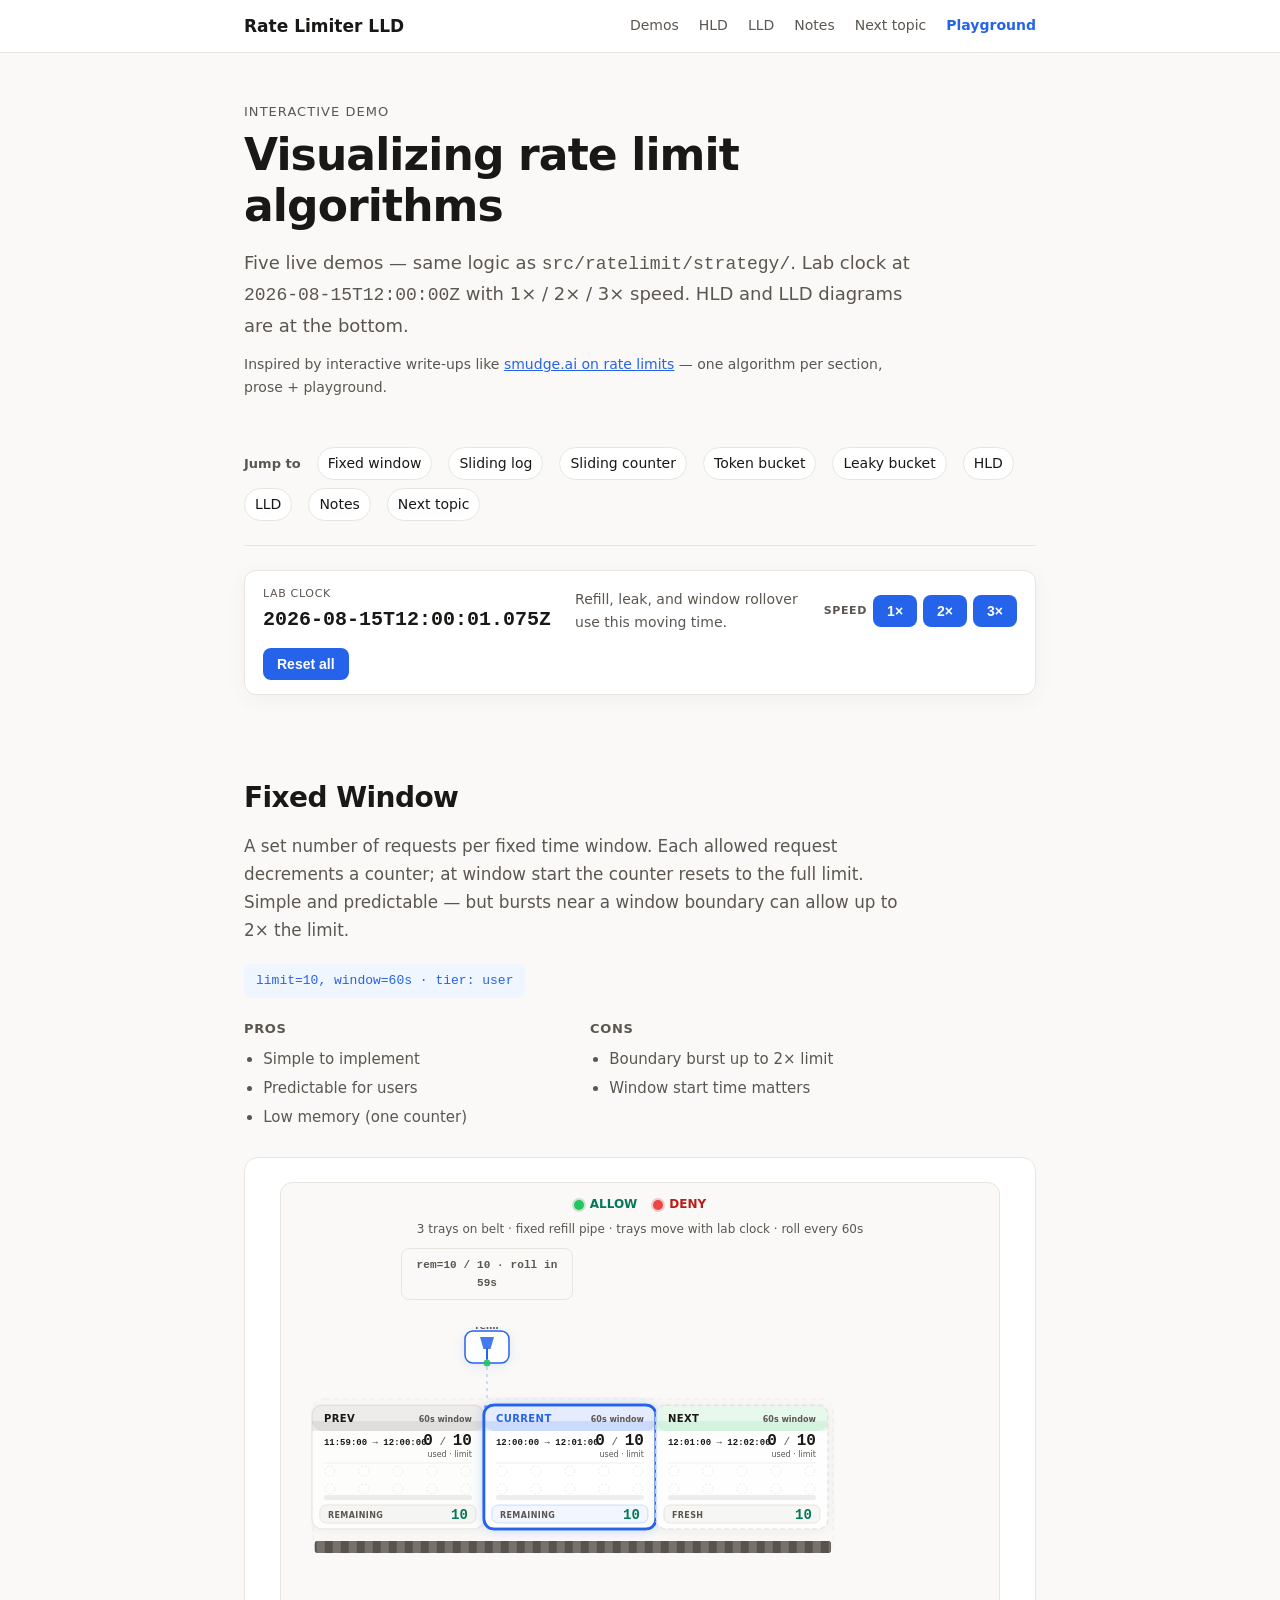
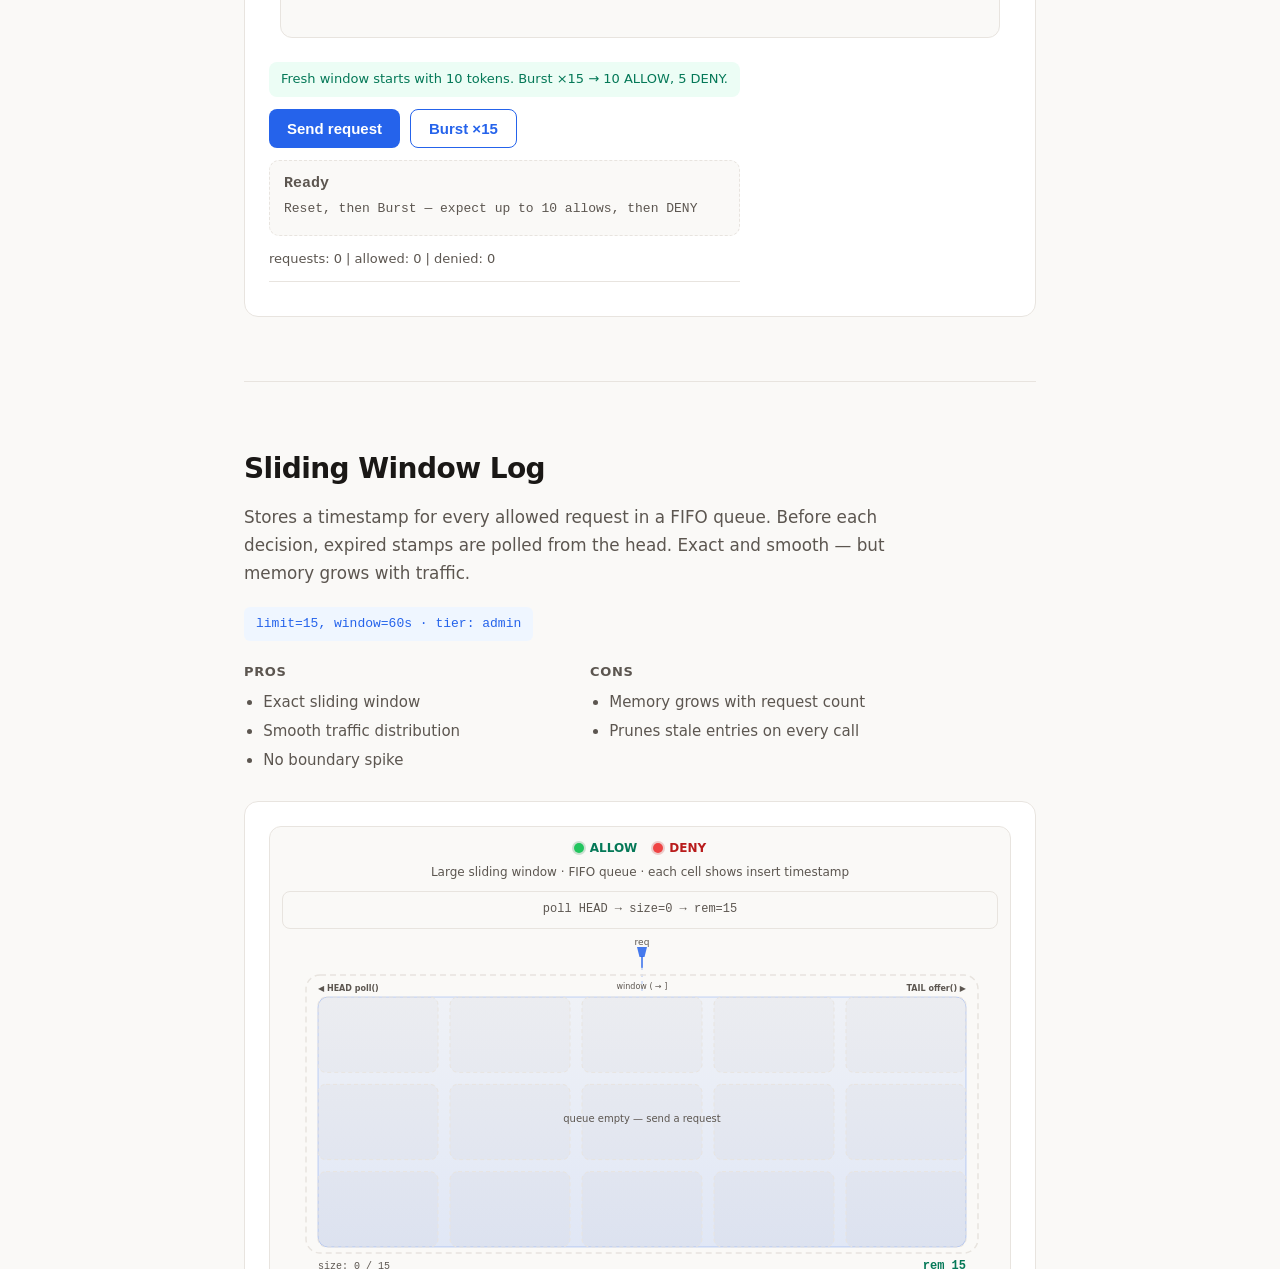
<file: rateLimiter/index.html>
<!DOCTYPE html>
<html lang="en">
<head>
  <meta charset="utf-8" />
  <meta name="viewport" content="width=device-width, initial-scale=1" />
  <meta http-equiv="refresh" content="0; url=web_content/rate-limiter-playground.html" />
  <title>Rate Limiter Playground</title>
</head>
<body>
  <p><a href="./web_content/rate-limiter-playground.html">Rate Limiter Playground</a></p>
</body>
</html>
</file>
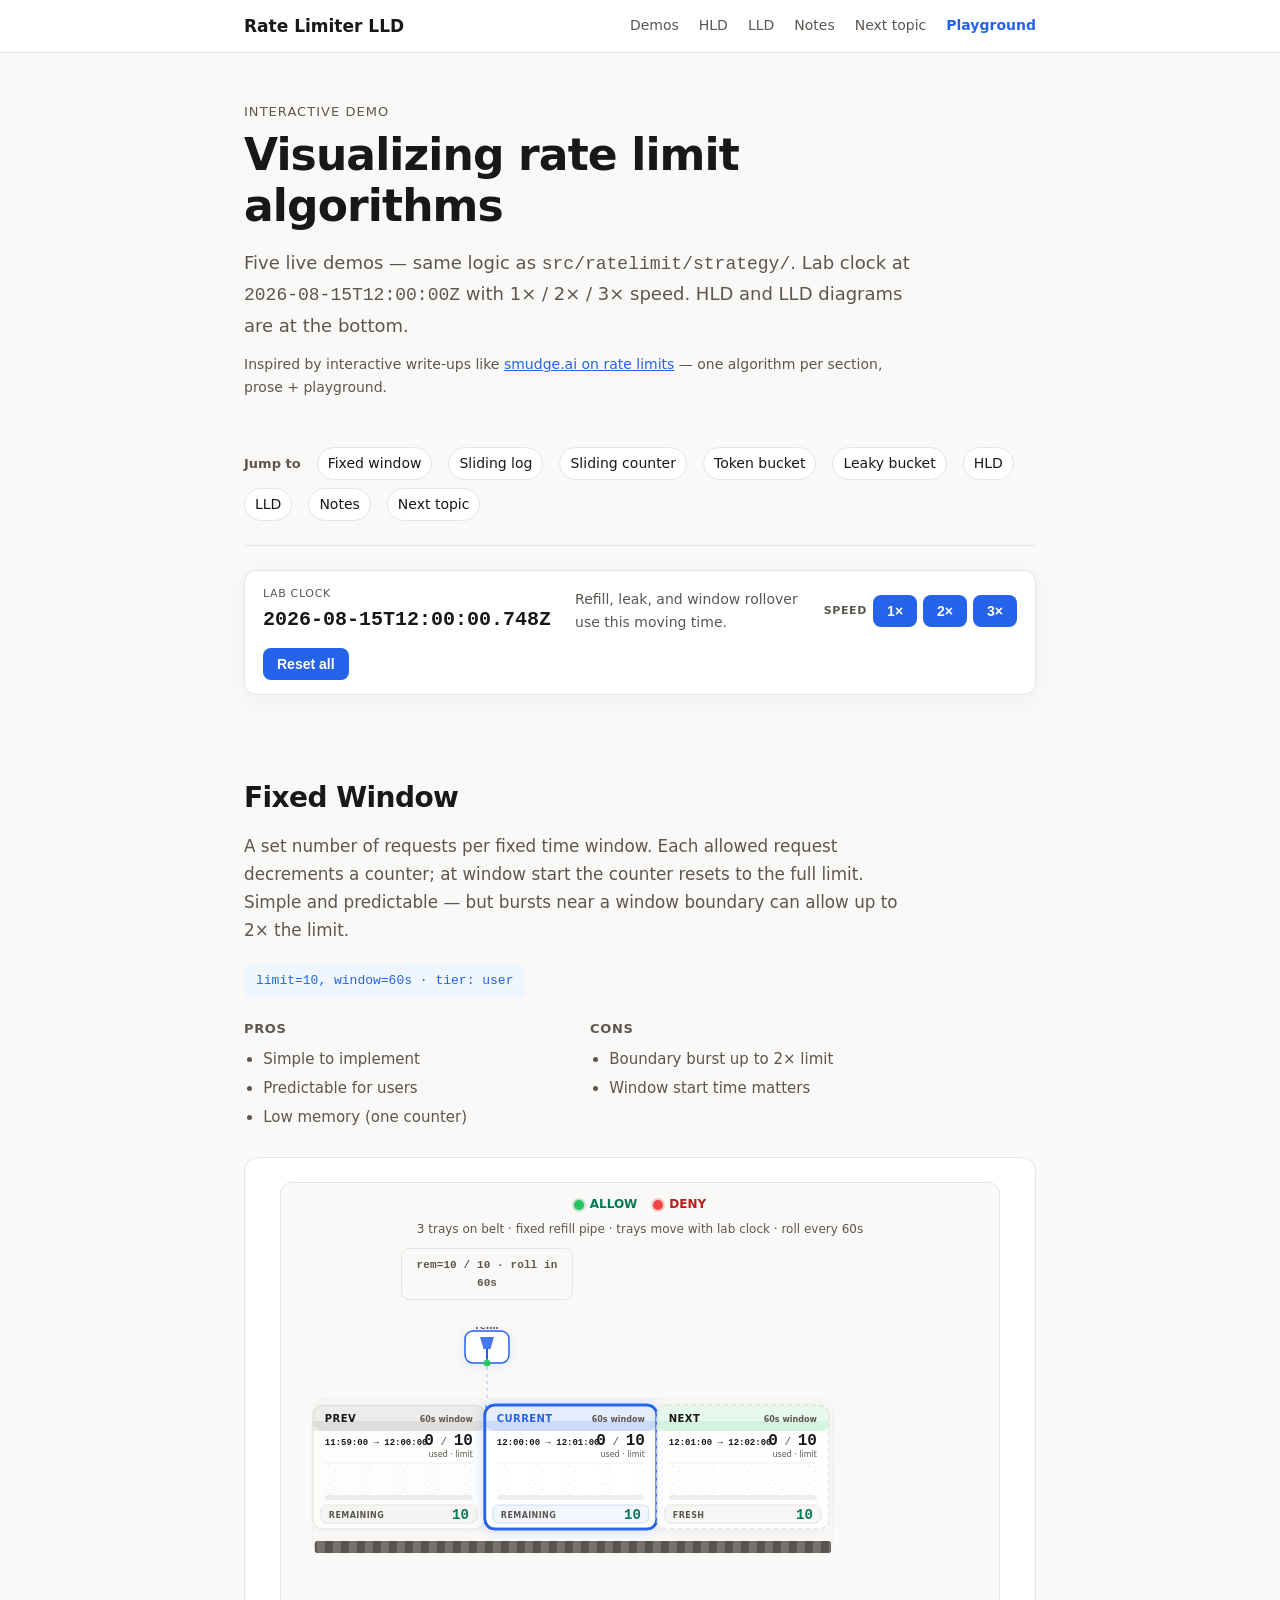
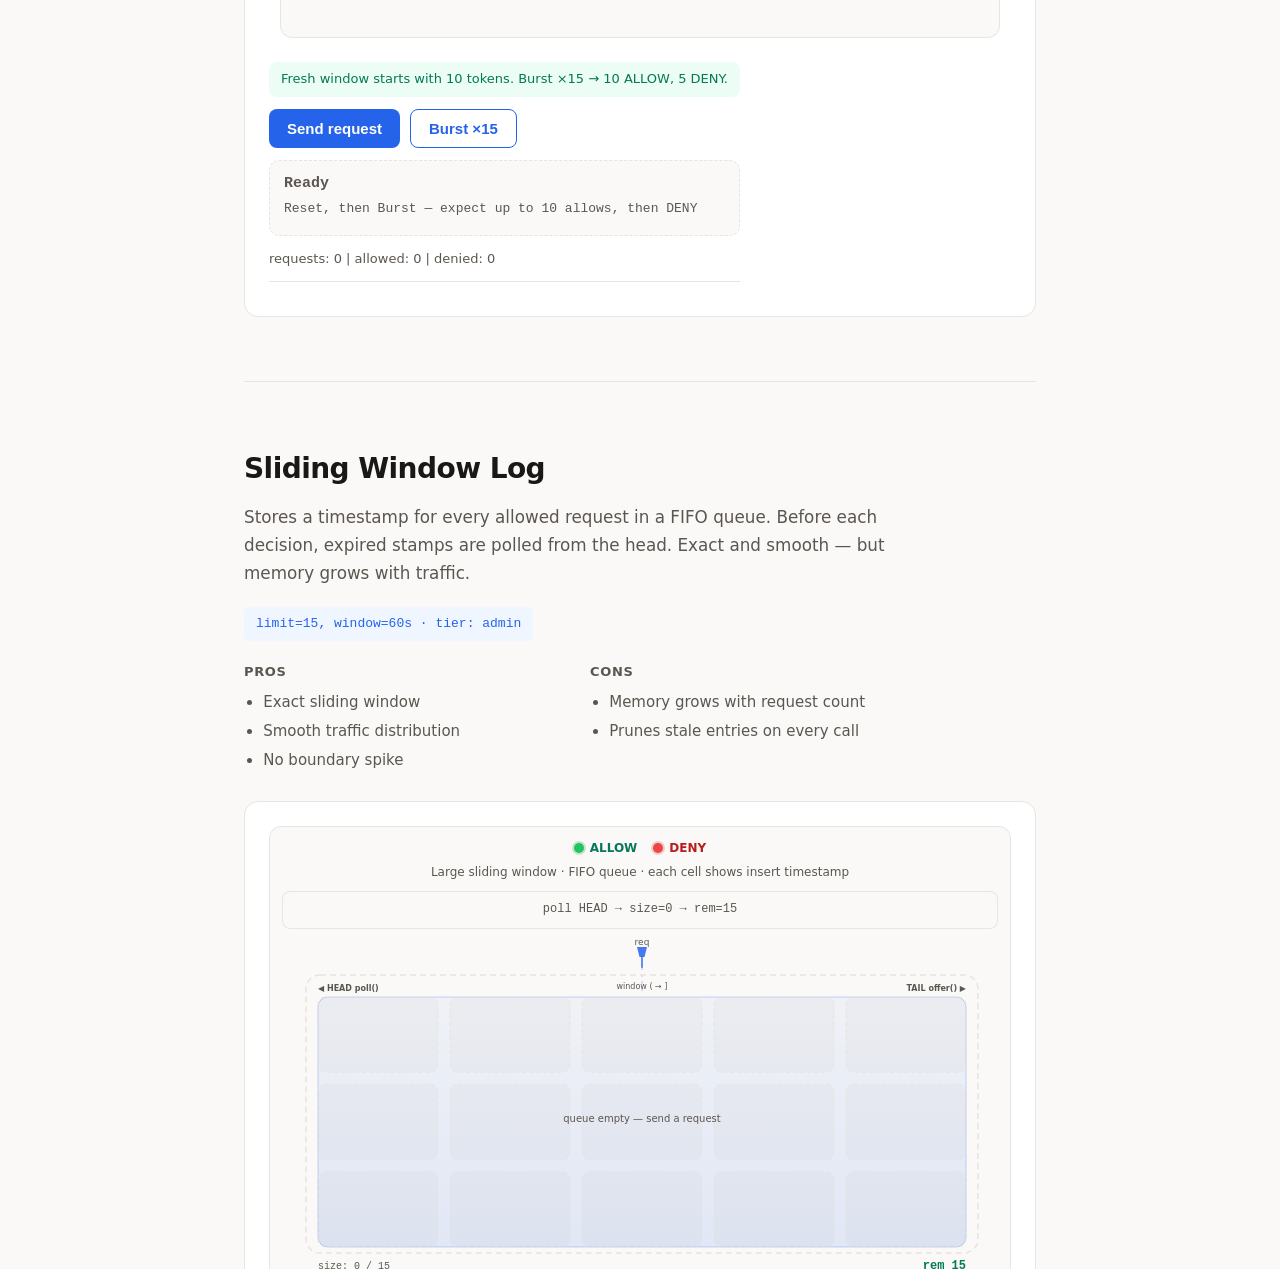
<file: rateLimiter/web_content/index.html>
<!DOCTYPE html>
<html lang="en">
<head>
  <meta charset="utf-8" />
  <meta name="viewport" content="width=device-width, initial-scale=1" />
  <meta http-equiv="refresh" content="0; url=rate-limiter-playground.html" />
  <title>Rate Limiter Playground</title>
</head>
<body>
  <p><a href="./rate-limiter-playground.html">Rate Limiter Playground</a></p>
</body>
</html>
</file>
